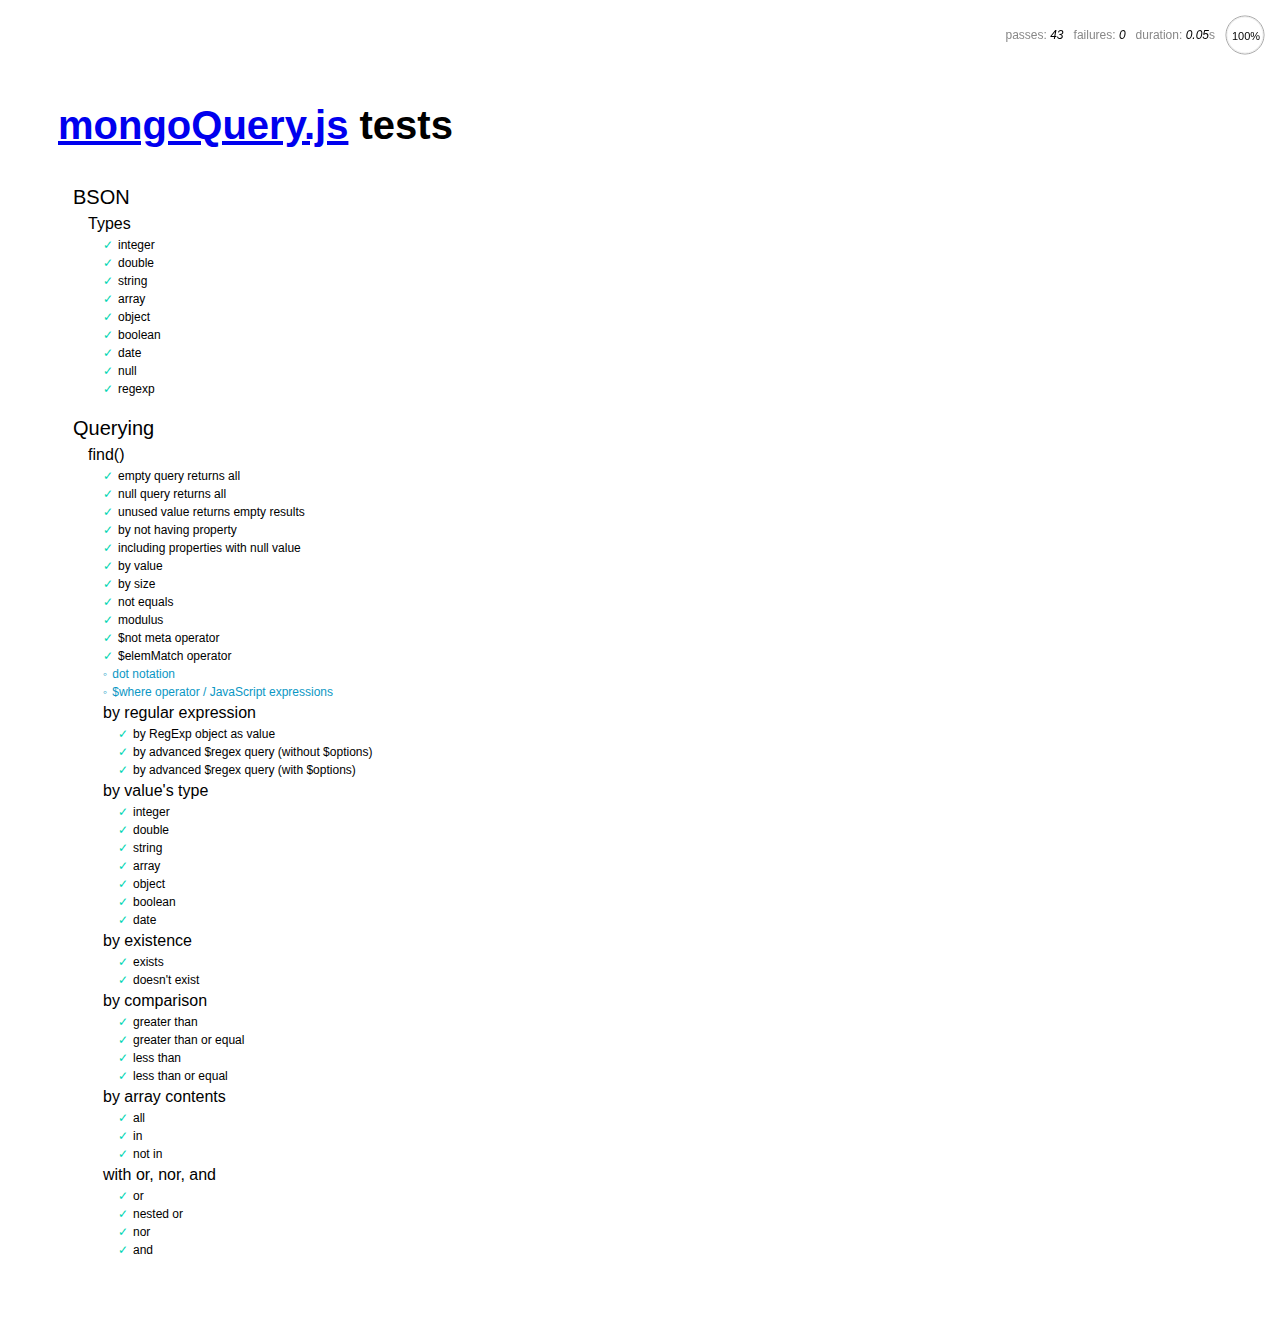
<file: test/test.html>
<!DOCTYPE html>
<html lang="en">
	<head>
		<title>mongoQuery.js tests</title>
		<link rel="stylesheet" href="mocha/mocha.css" />
		<script src="mocha/mocha.js"></script>
		<script src="expect/expect.js"></script>
		<script src="../lib/underscore.js"></script>
		<script src="../lib/coffee-script.js"></script>
		<script src="../mongoQuery.coffee" type="text/coffeescript"></script>
		<script src="test.coffee" type="text/coffeescript"></script>
	</head>
	<body>
	
	<h1><a href="http://adjohnson916.github.com/mongoQuery.js/">mongoQuery.js</a> tests</h1>
	
	<div id="mocha"></div>
	
	</body>
</html>
</file>
<file: test/mocha/mocha.css>
body {
  font: 20px/1.5 "Helvetica Neue", Helvetica, Arial, sans-serif;
  padding: 60px 50px;
}

#mocha ul, #mocha li {
  margin: 0;
  padding: 0;
}

#mocha ul {
  list-style: none;
}

#mocha h1, #mocha h2 {
  margin: 0;
}

#mocha h1 {
  margin-top: 15px;
  font-size: 1em;
  font-weight: 200;
}

#mocha h1 a {
  text-decoration: none;
  color: inherit;
}

#mocha h1 a:hover {
  text-decoration: underline;
}

#mocha .suite .suite h1 {
  margin-top: 0;
  font-size: .8em;
}

#mocha h2 {
  font-size: 12px;
  font-weight: normal;
  cursor: pointer;
}

#mocha .suite {
  margin-left: 15px;
}

#mocha .test {
  margin-left: 15px;
}

#mocha .test:hover h2::after {
  position: relative;
  top: 0;
  right: -10px;
  content: '(view source)';
  font-size: 12px;
  font-family: arial;
  color: #888;
}

#mocha .test.pending:hover h2::after {
  content: '(pending)';
  font-family: arial;
}

#mocha .test.pass.medium .duration {
  background: #C09853;
}

#mocha .test.pass.slow .duration {
  background: #B94A48;
}

#mocha .test.pass::before {
  content: '\2713';
  font-size: 12px;
  display: block;
  float: left;
  margin-right: 5px;
  color: #00d6b2;
}

#mocha .test.pass .duration {
  font-size: 9px;
  margin-left: 5px;
  padding: 2px 5px;
  color: white;
  -webkit-box-shadow: inset 0 1px 1px rgba(0,0,0,.2);
  -moz-box-shadow: inset 0 1px 1px rgba(0,0,0,.2);
  box-shadow: inset 0 1px 1px rgba(0,0,0,.2);
  -webkit-border-radius: 5px;
  -moz-border-radius: 5px;
  -ms-border-radius: 5px;
  -o-border-radius: 5px;
  border-radius: 5px;
}

#mocha .test.pass.fast .duration {
  display: none;
}

#mocha .test.pending {
  color: #0b97c4;
}

#mocha .test.pending::before {
  content: '\25E6';
  color: #0b97c4;
}

#mocha .test.fail {
  color: #c00;
}

#mocha .test.fail pre {
  color: black;
}

#mocha .test.fail::before {
  content: '\2717';
  font-size: 12px;
  display: block;
  float: left;
  margin-right: 5px;
  color: #c00;
}

#mocha .test pre.error {
  color: #c00;
}

#mocha .test pre {
  display: inline-block;
  font: 12px/1.5 monaco, monospace;
  margin: 5px;
  padding: 15px;
  border: 1px solid #eee;
  border-bottom-color: #ddd;
  -webkit-border-radius: 3px;
  -webkit-box-shadow: 0 1px 3px #eee;
}

#error {
  color: #c00;
  font-size: 1.5  em;
  font-weight: 100;
  letter-spacing: 1px;
}

#stats {
  position: fixed;
  top: 15px;
  right: 10px;
  font-size: 12px;
  margin: 0;
  color: #888;
}

#stats .progress {
  float: right;
  padding-top: 0;
}

#stats em {
  color: black;
}

#stats li {
  display: inline-block;
  margin: 0 5px;
  list-style: none;
  padding-top: 11px;
}

code .comment { color: #ddd }
code .init { color: #2F6FAD }
code .string { color: #5890AD }
code .keyword { color: #8A6343 }
code .number { color: #2F6FAD }
</file>
